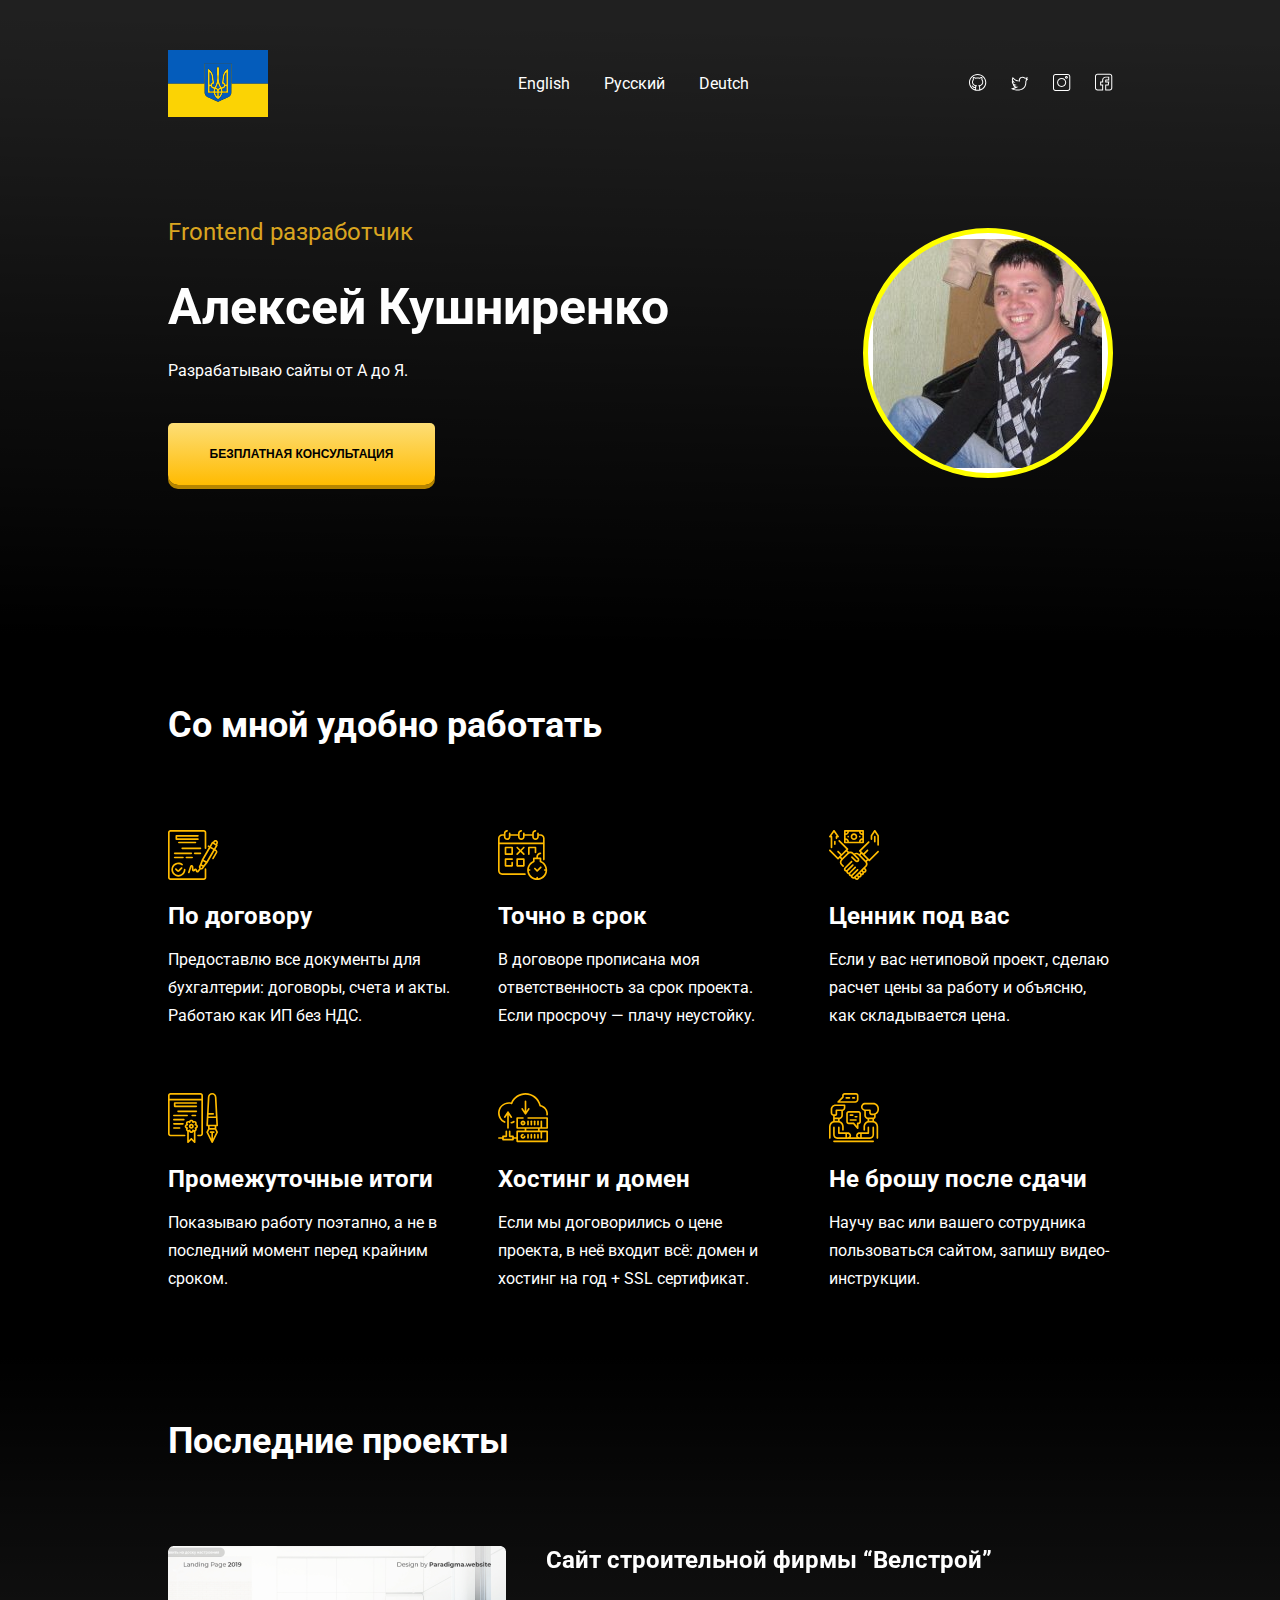
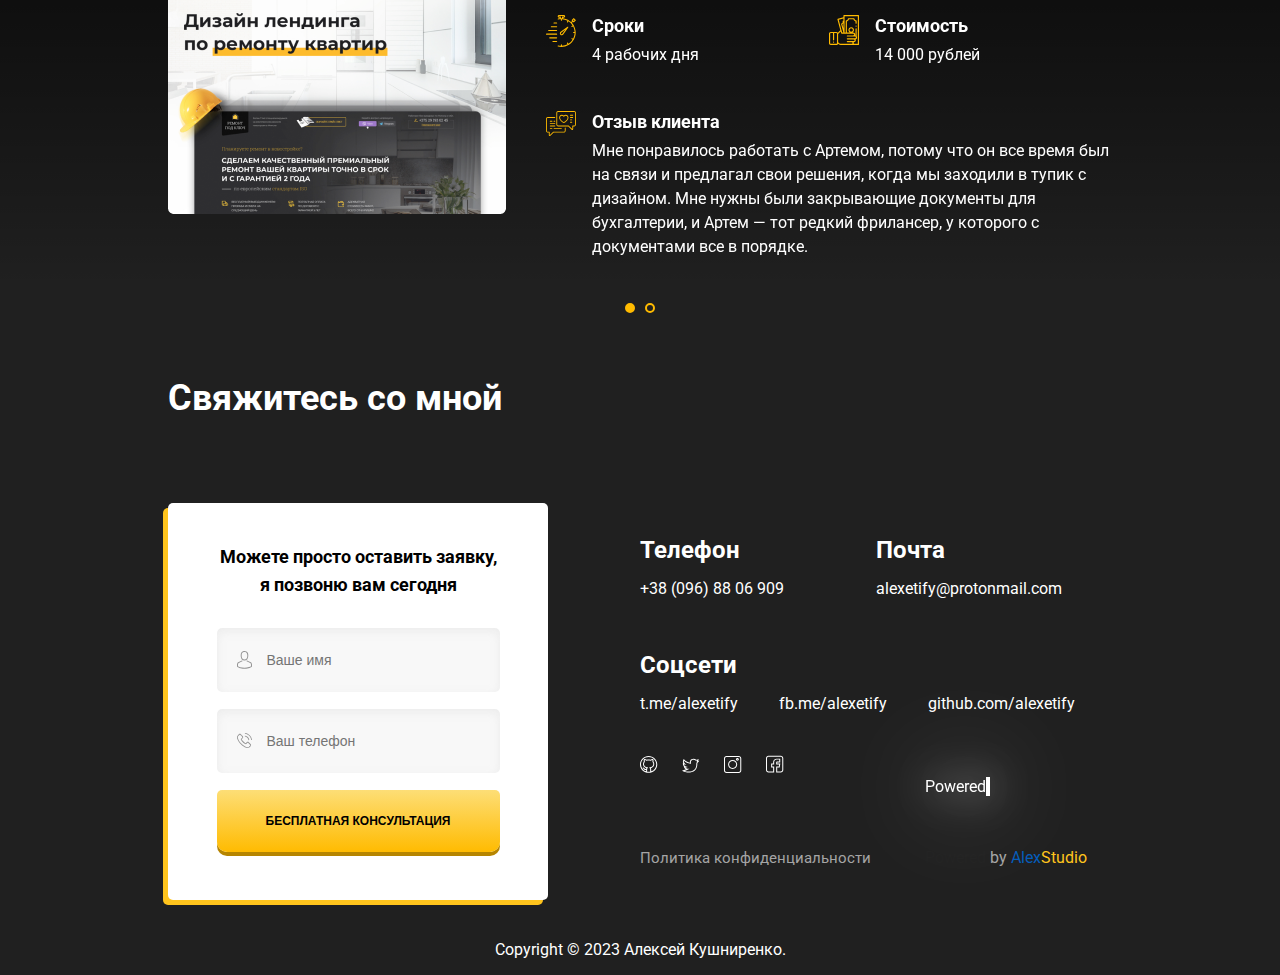
<file: index.html>
<!DOCTYPE html>
<html lang="ru">
<head>
    <meta charset="UTF-8">
    <meta http-equiv="X-UA-Compatible" content="IE=edge">
    <meta name="viewport" content="width=device-width, initial-scale=1.0">
    <title>Алексей Кушниренко-веб-разработчик.</title>
    <link rel="preconnect" href="https://fonts.googleapis.com">
<link rel="preconnect" href="https://fonts.gstatic.com" crossorigin>
<link href="https://fonts.googleapis.com/css2?family=Roboto:400,700&display=swap&subset=cyrillic" rel="stylesheet">
<link rel="stylesheet" href="css/animate.min.css"> 
<link rel="stylesheet" href="css/swiper-bundle.min.css"> 
<link rel="stylesheet" href="css/style.css">
</head>
<body>
    <header class="mastep">
        <div class="container">
            <div class="mastep-header">
                <img src="img/ukrflag.svg" alt="flag" class="logo">
                <div class="switcher">
                    <a href="./enversion.html">English</a>
                    <a href="./index.html">Русский</a>
                    <a href="./dutchversion.html">Deutch</a>
                </div>
                <!-- /.switcher -->
                <div class="social-links">
                    <a href="https://github.com/Alexetify" class="social-link"><img src="img/social/github.svg" alt="github"></a>
                    <a href="https://twitter.com/Alexetify" class="social-link"><img src="img/social/twitter.svg" alt="twitter"></a>
                    <a href="https://www.instagram.com/alexei_kushnirenko/" class="social-link"><img src="img/social/instagram.svg" alt="instagram"></a>
                    <a href="https://www.facebook.com/akusnirenko/" class="social-link"><img src="img/social/facebook.svg" alt="facebook"></a>
                </div>
                <!-- /.social-links -->
            </div>
            <!-- /.mastep-header -->
            <div class="mastep-content">
                <div class="mastep-text">
                    <span class="mastep-subtitle">Frontend разработчик</span>
                    <h1 class="mastep-title wow fadeInLeft">Алексей Кушниренко</h1>
                    <p class="mastep-description">Разрабатываю сайты от А до Я.</p>
                    <button class="button mastep-button">Безплатная консультация</button>
                </div>
                <!-- /.mastep-text -->
                <div class="mastep-avatar">
                    
                </div>
                <!-- /.mastep-avatar -->
            </div>
            <!-- /.mastep-container -->
        </div>
    </header>

    <main>
        <section class="features section">
            <div class="container">
                <h2 class="section-title">Со мной удобно работать</h2>
                <div class="features-block">
                    <div class="features-item">
                        <img src="img/features/offer-img.svg" alt="По договору" class="features-image">
                        <h3 class="features-title">По договору</h3>
                        <!-- /.features-title -->
                        <p class="features-text">Предоставлю все документы для бухгалтерии: договоры, счета и акты. Работаю как ИП без НДС.</p>
                        <!-- /.features text -->
                    </div>
                    <!-- /.features-item -->
                    <div class="features-item">
                        <img src="img/features/deadline-img.svg" alt="Точно в срок" class="features-image">
                        <h3 class="features-title">Точно в срок</h3>
                        <!-- /.features-title -->
                        <p class="features-text">В договоре прописана моя  ответственность за срок проекта. Если просрочу — плачу неустойку. </p>
                        <!-- /.features text -->
                    </div>
                    <!-- /.features-item -->
                    <div class="features-item">
                        <img src="img/features/agreement-img.svg" alt="Ценник под вас" class="features-image">
                        <h3 class="features-title">Ценник под вас</h3>
                        <!-- /.features-title -->
                        <p class="features-text">Если у вас нетиповой проект, сделаю расчет цены за работу и объясню, как складывается цена.</p>
                        <!-- /.features text -->
                    </div>
                    <!-- /.features-item -->
                    <div class="features-item">
                        <img src="img/features/steps-img.svg" alt="Премежуточные итоги" class="features-image">
                        <h3 class="features-title">Промежуточные итоги</h3>
                        <!-- /.features-title -->
                        <p class="features-text">Показываю работу поэтапно, а не в последний момент перед крайним сроком. </p>
                        <!-- /.features text -->
                    </div>
                    <!-- /.features-item -->
                    <div class="features-item">
                        <img src="img/features/storage-img.svg" alt="Хостинг и домен " class="features-image">
                        <h3 class="features-title">Хостинг и домен</h3>
                        <!-- /.features-title -->
                        <p class="features-text">Если мы договорились о цене проекта, в неё входит всё: домен и хостинг на год + SSL сертификат.</p>
                        <!-- /.features text -->
                    </div>
                    <!-- /.features-item -->
                    <div class="features-item">
                        <img src="img/features/conversation-img.svg" alt="Не брошу после сдачи" class="features-image">
                        <h3 class="features-title">Не брошу после сдачи</h3>
                        <!-- /.features-title -->
                        <p class="features-text">Научу вас или вашего сотрудника пользоваться сайтом, запишу видео-инструкции.</p>
                        <!-- /.features text -->
                    </div>
                    <!-- /.features-item -->
                </div>
            </div>
            <!-- /.container -->
        </section>
        <!-- /.features -->
        <section class="section projects">
            <div class="container">
                <h2 class="section-title">Последние проекты</h2>
                <!-- Slider main container -->
                <div class="swiper projects-slider">
                    <!-- Additional required wrapper -->
                    <div class="swiper-wrapper">
                    <!-- Slides -->
                    <div class="swiper-slide projects-slide">
                        <img src="img/projects/project-img.png" alt="Сайт строительной фирмы “Велстрой”" class="project-image">
                        <div class="project-text">
                            <h3 class="project-title">Сайт строительной фирмы “Велстрой”</h3>
                            <div class="project-time">
                                <img src="img/projects/time-icon.svg" alt="Срок" class="project-icon">
                                <div class="project-description">
                                    <h4 class="project-subtitle">Сроки</h4>
                                    <p class="project-paragraph">4 рабочих дня</p>
                                </div>
                            </div>
                            <!-- /.project-time -->
                            <div class="project-cost">
                                <img src="img/projects/cost-icon.svg" alt="Цена" class="project-icon">
                                <div class="project-description">
                                    <h4 class="project-subtitle">Стоимость</h4>
                                    <p class="project-paragraph">14 000 рублей </p>
                                </div>
                            </div>
                            <!-- /.project-cost -->
                            <div class="project-feedback">
                                <img src="img/projects/feedback-icon.svg" alt="Отзыв" class="project-icon">
                                <div class="project-description">
                                    <h4 class="project-subtitle">Отзыв клиента</h4>
                                    <p class="project-paragraph">Мне понравилось работать с Артемом, потому что он все время был на связи и предлагал свои решения, когда мы заходили в тупик с дизайном. Мне нужны были закрывающие документы для бухгалтерии, и Артем — тот редкий фрилансер, у которого с документами все в порядке.</p>
                                </div>
                            </div>
                            <!-- /.project-feedback -->
                     </div>
                    </div>
                    <div class="swiper-slide projects-slide">
                        <img src="img/projects/project-img.png" alt="Сайт строительной фирмы “Яблонец”" class="project-image">
                        <div class="project-text">
                            <h3 class="project-title">Сайт строительной фирмы “Яблонецстрой”</h3>
                            <div class="project-time">
                                <img src="img/projects/time-icon.svg" alt="Срок" class="project-icon">
                                <div class="project-description">
                                    <h4 class="project-subtitle">Сроки</h4>
                                    <p class="project-paragraph">4 рабочих дня</p>
                                </div>
                            </div>
                            <!-- /.project-time -->
                            <div class="project-cost">
                                <img src="img/projects/cost-icon.svg" alt="Цена" class="project-icon">
                                <div class="project-description">
                                    <h4 class="project-subtitle">Стоимость</h4>
                                    <p class="project-paragraph">14 000 рублей</p>
                                </div>
                            </div>
                            <!-- /.project-cost -->
                            <div class="project-feedback">
                                <img src="img/projects/feedback-icon.svg" alt="Отзыв" class="project-icon">
                                <div class="project-description">
                                    <h4 class="project-subtitle">Отзыв клиента</h4>
                                    <p class="project-paragraph">Мне понравилось работать с Артемом, потому что он все время был на связи и предлагал свои решения, когда мы заходили в тупик с дизайном. Мне нужны были закрывающие документы для бухгалтерии, и Артем — тот редкий фрилансер, у которого с документами все в порядке</p>
                                </div>
                            </div>
                            <!-- /.project-feedback -->
                     </div>
                    </div>
                    
                    </div>
                    <!-- If we need pagination -->
                    <div class="projects-pagination"></div>
                </div>
        </section>
        <!-- /.section projects -->
    </main>
    <footer class="section">
        <div class="container">
            <h2 class="section-title">Свяжитесь со мной</h2>
            <div class="contacts-block">
                <form action="#" class="contacts-form">
                    <h4 class="form-title">Можете просто оставить заявку, я позвоню вам сегодня</h4>
                    <input type="text" class="input input-name" placeholder="Ваше имя">
                    <input type="text" class="input input-phone" placeholder="Ваш телефон">
                    <button class="button form-button">Бесплатная консультация</button>
                </form>
                <div class="contacts-text">
                    <div class="contacts-data">
                        <div class="contacts-phone">
                            <h4 class="contacts-title">Телефон</h4>
                            <a href="tel:+380968806909"  class="contacts-link">+38 (096) 88 06 909</a>
                        </div>
                        <!-- /.contacts-phone -->
                        <div class="contacts-mail">
                            <h4 class="contacts-title">Почта</h4>
                            <a href="mailto:alexetify@protonmail.com" class="contacts-link">alexetify@protonmail.com</a>
                        </div>
                        <!-- /.contacts-mail -->
                        <div class="contacts-social">
                            <h4 class="contacts-title">Соцсети</h4>
                            <a href="#" class="contacts-link">t.me/alexetify</a>
                            <a href="#" class="contacts-link">fb.me/alexetify</a>
                            <a href="#" class="contacts-link">github.com/alexetify</a>
                        </div>
                        <!-- /.contacts-social -->
                    </div>
                    <!-- /.contacts-data -->
                    <div class="social-links">
                        <a href="https://github.com/Alexetify" class="social-link"><img src="img/social/github.svg" alt="github"></a>
                        <a href="https://twitter.com/Alexetify" class="social-link"><img src="img/social/twitter.svg" alt="twitter"></a>
                        <a href="https://www.instagram.com/alexei_kushnirenko/" class="social-link"><img src="img/social/instagram.svg" alt="instagram"></a>
                        <a href="https://www.facebook.com/akusnirenko/" class="social-link"><img src="img/social/facebook.svg" alt="facebook"></a>
                    </div>
                    <!-- /.social-links -->
                    <a href="#" class="contacts-policy">Политика конфиденциальности</a>
                    <a href="./portfolio.html" class="alexstudio"><span class="power" data-text="Powered">Powered </span>by <span class="alex">Alex</span><span class="studio">Studio</span></a>
                    <!-- /.contacts-policy -->
                    
                </div>
                <!-- /.contacts-text -->
            </div>
            <!-- /.contacts-block -->
            <p class="copyright"> Copyright &copy; 2023 Алексей Кушниренко.</p>
        </div>
    </footer>

    <script src="js/wow.min.js"></script>
    <script src="js/swiper-bundle.min.js"></script>
    <script src="js/main.js"></script>
</body>
</html>
</file>
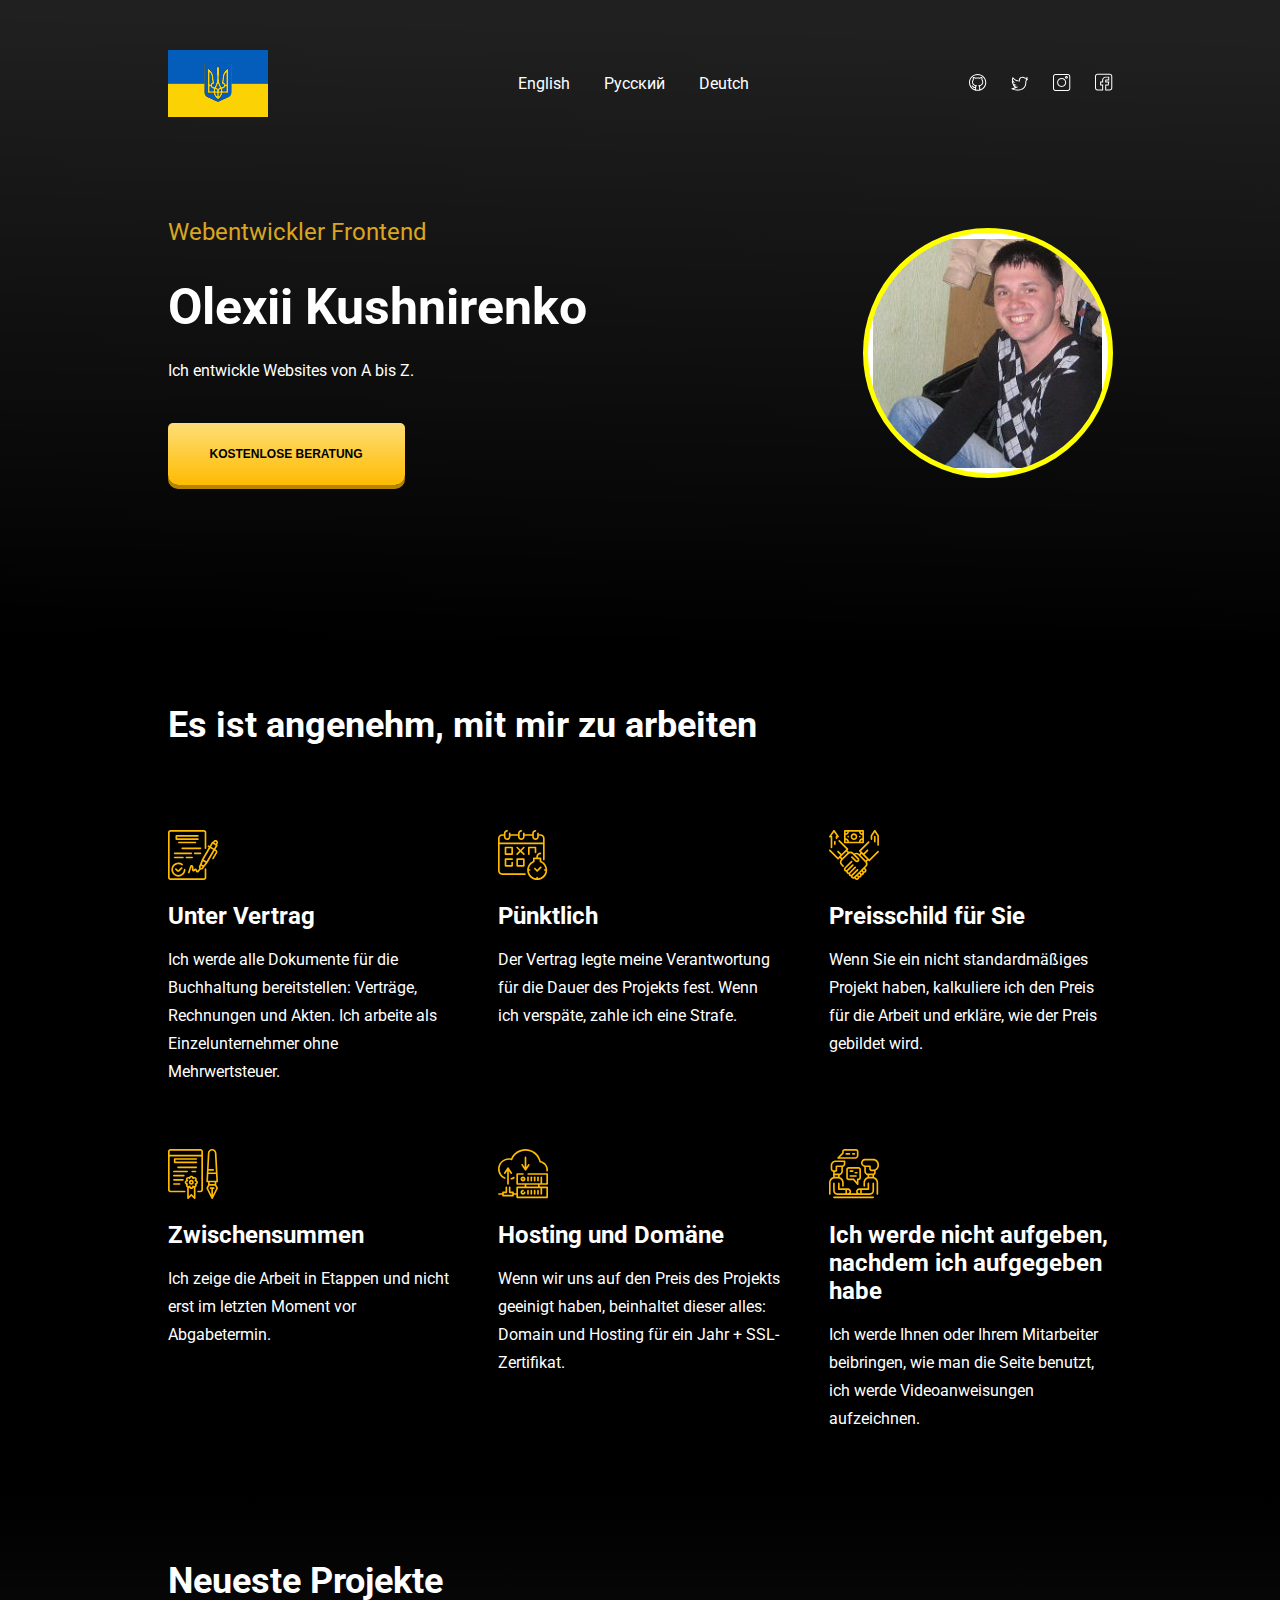
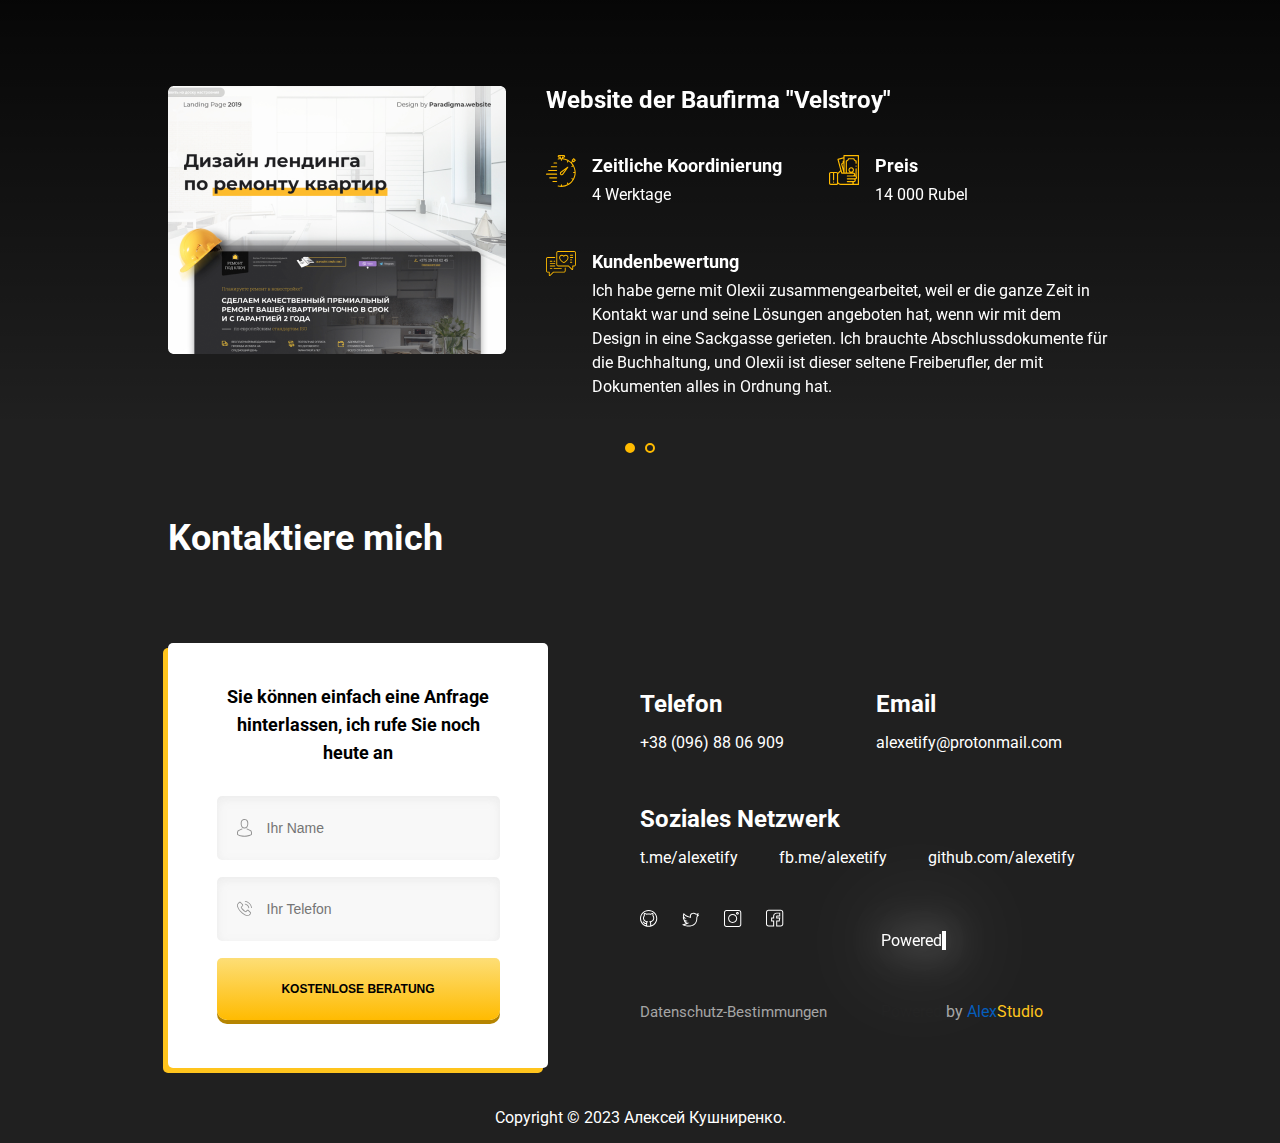
<file: dutchversion.html>
<!DOCTYPE html>
<html lang="ru">
<head>
    <meta charset="UTF-8">
    <meta http-equiv="X-UA-Compatible" content="IE=edge">
    <meta name="viewport" content="width=device-width, initial-scale=1.0">
    <title>Алексей Кушниренко-веб-разработчик.</title>
    <link rel="preconnect" href="https://fonts.googleapis.com">
<link rel="preconnect" href="https://fonts.gstatic.com" crossorigin>
<link href="https://fonts.googleapis.com/css2?family=Roboto:400,700&display=swap&subset=cyrillic" rel="stylesheet">
<link rel="stylesheet" href="css/animate.min.css"> 
<link rel="stylesheet" href="css/swiper-bundle.min.css"> 
<link rel="stylesheet" href="css/style.css">
</head>
<body>
    <header class="mastep">
        <div class="container">
            <div class="mastep-header">
                <img src="img/ukrflag.svg" alt="flag" class="logo">
                <div class="switcher">
                    <a href="./enversion.html">English</a>
                    <a href="./index.html">Русский</a>
                    <a href="./dutchversion.html">Deutch</a>
                </div>
                <!-- /.switcher -->
                <div class="social-links">
                    <a href="https://github.com/Alexetify" class="social-link"><img src="img/social/github.svg" alt="github"></a>
                    <a href="https://twitter.com/Alexetify" class="social-link"><img src="img/social/twitter.svg" alt="twitter"></a>
                    <a href="https://www.instagram.com/alexei_kushnirenko/" class="social-link"><img src="img/social/instagram.svg" alt="instagram"></a>
                    <a href="https://www.facebook.com/akusnirenko/" class="social-link"><img src="img/social/facebook.svg" alt="facebook"></a>
                </div>
                <!-- /.social-links -->
            </div>
            <!-- /.mastep-header -->
            <div class="mastep-content">
                <div class="mastep-text">
                    <span class="mastep-subtitle">Webentwickler Frontend</span>
                    <h1 class="mastep-title wow fadeInLeft">Olexii Kushnirenko</h1>
                    <p class="mastep-description">Ich entwickle Websites von A bis Z.</p>
                    <button class="button mastep-button">Kostenlose Beratung</button>
                </div>
                <!-- /.mastep-text -->
                <div class="mastep-avatar">
                    
                </div>
                <!-- /.mastep-avatar -->
            </div>
            <!-- /.mastep-container -->
        </div>
    </header>

    <main>
        <section class="features section">
            <div class="container">
                <h2 class="section-title">Es ist angenehm, mit mir zu arbeiten</h2>
                <div class="features-block">
                    <div class="features-item">
                        <img src="img/features/offer-img.svg" alt="По договору" class="features-image">
                        <h3 class="features-title">Unter Vertrag</h3>
                        <!-- /.features-title -->
                        <p class="features-text">Ich werde alle Dokumente für die Buchhaltung bereitstellen: Verträge, Rechnungen und Akten. Ich arbeite als Einzelunternehmer ohne Mehrwertsteuer.</p>
                        <!-- /.features text -->
                    </div>
                    <!-- /.features-item -->
                    <div class="features-item">
                        <img src="img/features/deadline-img.svg" alt="Точно в срок" class="features-image">
                        <h3 class="features-title">Pünktlich</h3>
                        <!-- /.features-title -->
                        <p class="features-text">Der Vertrag legte meine Verantwortung für die Dauer des Projekts fest. Wenn ich verspäte, zahle ich eine Strafe.</p>
                        <!-- /.features text -->
                    </div>
                    <!-- /.features-item -->
                    <div class="features-item">
                        <img src="img/features/agreement-img.svg" alt="Ценник под вас" class="features-image">
                        <h3 class="features-title">Preisschild für Sie</h3>
                        <!-- /.features-title -->
                        <p class="features-text">Wenn Sie ein nicht standardmäßiges Projekt haben, kalkuliere ich den Preis für die Arbeit und erkläre, wie der Preis gebildet wird.</p>
                        <!-- /.features text -->
                    </div>
                    <!-- /.features-item -->
                    <div class="features-item">
                        <img src="img/features/steps-img.svg" alt="Премежуточные итоги" class="features-image">
                        <h3 class="features-title">Zwischensummen</h3>
                        <!-- /.features-title -->
                        <p class="features-text">Ich zeige die Arbeit in Etappen und nicht erst im letzten Moment vor Abgabetermin.</p>
                        <!-- /.features text -->
                    </div>
                    <!-- /.features-item -->
                    <div class="features-item">
                        <img src="img/features/storage-img.svg" alt="Хостинг и домен " class="features-image">
                        <h3 class="features-title">Hosting und Domäne</h3>
                        <!-- /.features-title -->
                        <p class="features-text">Wenn wir uns auf den Preis des Projekts geeinigt haben, beinhaltet dieser alles: Domain und Hosting für ein Jahr + SSL-Zertifikat.</p>
                        <!-- /.features text -->
                    </div>
                    <!-- /.features-item -->
                    <div class="features-item">
                        <img src="img/features/conversation-img.svg" alt="Не брошу после сдачи" class="features-image">
                        <h3 class="features-title">Ich werde nicht aufgeben, nachdem ich aufgegeben habe</h3>
                        <!-- /.features-title -->
                        <p class="features-text">Ich werde Ihnen oder Ihrem Mitarbeiter beibringen, wie man die Seite benutzt, ich werde Videoanweisungen aufzeichnen.</p>
                        <!-- /.features text -->
                    </div>
                    <!-- /.features-item -->
                </div>
            </div>
            <!-- /.container -->
        </section>
        <!-- /.features -->
        <section class="section projects">
            <div class="container">
                <h2 class="section-title">Neueste Projekte</h2>
                <!-- Slider main container -->
                <div class="swiper projects-slider">
                    <!-- Additional required wrapper -->
                    <div class="swiper-wrapper">
                    <!-- Slides -->
                    <div class="swiper-slide projects-slide">
                        <img src="img/projects/project-img.png" alt="Сайт строительной фирмы “Велстрой”" class="project-image">
                        <div class="project-text">
                            <h3 class="project-title">Website der Baufirma "Velstroy"</h3>
                            <div class="project-time">
                                <img src="img/projects/time-icon.svg" alt="Срок" class="project-icon">
                                <div class="project-description">
                                    <h4 class="project-subtitle">Zeitliche Koordinierung</h4>
                                    <p class="project-paragraph">4 Werktage</p>
                                </div>
                            </div>
                            <!-- /.project-time -->
                            <div class="project-cost">
                                <img src="img/projects/cost-icon.svg" alt="Цена" class="project-icon">
                                <div class="project-description">
                                    <h4 class="project-subtitle">Preis</h4>
                                    <p class="project-paragraph">14 000 Rubel</p>
                                </div>
                            </div>
                            <!-- /.project-cost -->
                            <div class="project-feedback">
                                <img src="img/projects/feedback-icon.svg" alt="Отзыв" class="project-icon">
                                <div class="project-description">
                                    <h4 class="project-subtitle">Kundenbewertung</h4>
                                    <p class="project-paragraph">Ich habe gerne mit Olexii zusammengearbeitet, weil er die ganze Zeit in Kontakt war und seine Lösungen angeboten hat, wenn wir mit dem Design in eine Sackgasse gerieten. Ich brauchte Abschlussdokumente für die Buchhaltung, und Olexii ist dieser seltene Freiberufler, der mit Dokumenten alles in Ordnung hat.</p>
                                </div>
                            </div>
                            <!-- /.project-feedback -->
                     </div>
                    </div>
                    <div class="swiper-slide projects-slide">
                        <img src="img/projects/project-img.png" alt="Сайт строительной фирмы “Яблонец”" class="project-image">
                        <div class="project-text">
                            <h3 class="project-title">Website der Baufirma "Yablonetsstroy"</h3>
                            <div class="project-time">
                                <img src="img/projects/time-icon.svg" alt="Срок" class="project-icon">
                                <div class="project-description">
                                    <h4 class="project-subtitle">Zeitliche Koordinierung</h4>
                                    <p class="project-paragraph">4 Werktage</p>
                                </div>
                            </div>
                            <!-- /.project-time -->
                            <div class="project-cost">
                                <img src="img/projects/cost-icon.svg" alt="Цена" class="project-icon">
                                <div class="project-description">
                                    <h4 class="project-subtitle">Preis</h4>
                                    <p class="project-paragraph">14 000 Rubel</p>
                                </div>
                            </div>
                            <!-- /.project-cost -->
                            <div class="project-feedback">
                                <img src="img/projects/feedback-icon.svg" alt="Отзыв" class="project-icon">
                                <div class="project-description">
                                    <h4 class="project-subtitle">Kundenbewertung</h4>
                                    <p class="project-paragraph">Ich habe gerne mit Olexii zusammengearbeitet, weil er die ganze Zeit in Kontakt war und seine Lösungen angeboten hat, wenn wir mit dem Design in eine Sackgasse gerieten. Ich brauchte Abschlussdokumente für die Buchhaltung, und Olexii ist dieser seltene Freiberufler, der mit Dokumenten alles in Ordnung hat.</p>
                                </div>
                            </div>
                            <!-- /.project-feedback -->
                     </div>
                    </div>
                    
                    </div>
                    <!-- If we need pagination -->
                    <div class="projects-pagination"></div>
                </div>
        </section>
        <!-- /.section projects -->
    </main>
    <footer class="section">
        <div class="container">
            <h2 class="section-title">Kontaktiere mich</h2>
            <div class="contacts-block">
                <form action="#" class="contacts-form">
                    <h4 class="form-title">Sie können einfach eine Anfrage hinterlassen, ich rufe Sie noch heute an</h4>
                    <input type="text" class="input input-name" placeholder="Ihr Name">
                    <input type="text" class="input input-phone" placeholder="Ihr Telefon">
                    <button class="button form-button">Kostenlose Beratung</button>
                </form>
                <div class="contacts-text">
                    <div class="contacts-data">
                        <div class="contacts-phone">
                            <h4 class="contacts-title">Telefon</h4>
                            <a href="tel:+380968806909"  class="contacts-link">+38 (096) 88 06 909</a>
                        </div>
                        <!-- /.contacts-phone -->
                        <div class="contacts-mail">
                            <h4 class="contacts-title">Email</h4>
                            <a href="mailto:alexetify@protonmail.com" class="contacts-link">alexetify@protonmail.com</a>
                        </div>
                        <!-- /.contacts-mail -->
                        <div class="contacts-social">
                            <h4 class="contacts-title">Soziales Netzwerk</h4>
                            <a href="#" class="contacts-link">t.me/alexetify</a>
                            <a href="#" class="contacts-link">fb.me/alexetify</a>
                            <a href="#" class="contacts-link">github.com/alexetify</a>
                        </div>
                        <!-- /.contacts-social -->
                    </div>
                    <!-- /.contacts-data -->
                    <div class="social-links">
                        <a href="https://github.com/Alexetify" class="sociaPoweredl-link"><img src="img/social/github.svg" alt="github"></a>
                        <a href="https://twitter.com/Alexetify" class="social-link"><img src="img/social/twitter.svg" alt="twitter"></a>
                        <a href="https://www.instagram.com/alexei_kushnirenko/" class="social-link"><img src="img/social/instagram.svg" alt="instagram"></a>
                        <a href="https://www.facebook.com/akusnirenko/" class="social-link"><img src="img/social/facebook.svg" alt="facebook"></a>
                    </div>
                    <!-- /.social-links -->
                    <a href="#" class="contacts-policy">Datenschutz-Bestimmungen</a>
                    <a href="./portfolio.html" class="alexstudio"><span class="power" data-text="Powered">Powered</span> by <span class="alex">Alex</span><span class="studio">Studio</span></a>
                    <!-- /.contacts-policy -->
                </div>
                <!-- /.contacts-text -->
            </div>
            <!-- /.contacts-block -->
            <p class="copyright"> Copyright &copy; 2023 Алексей Кушниренко.</p>
        </div>
    </footer>

    <script src="js/wow.min.js"></script>
    <script src="js/swiper-bundle.min.js"></script>
    <script src="js/main.js"></script>
</body>
</html>
</file>
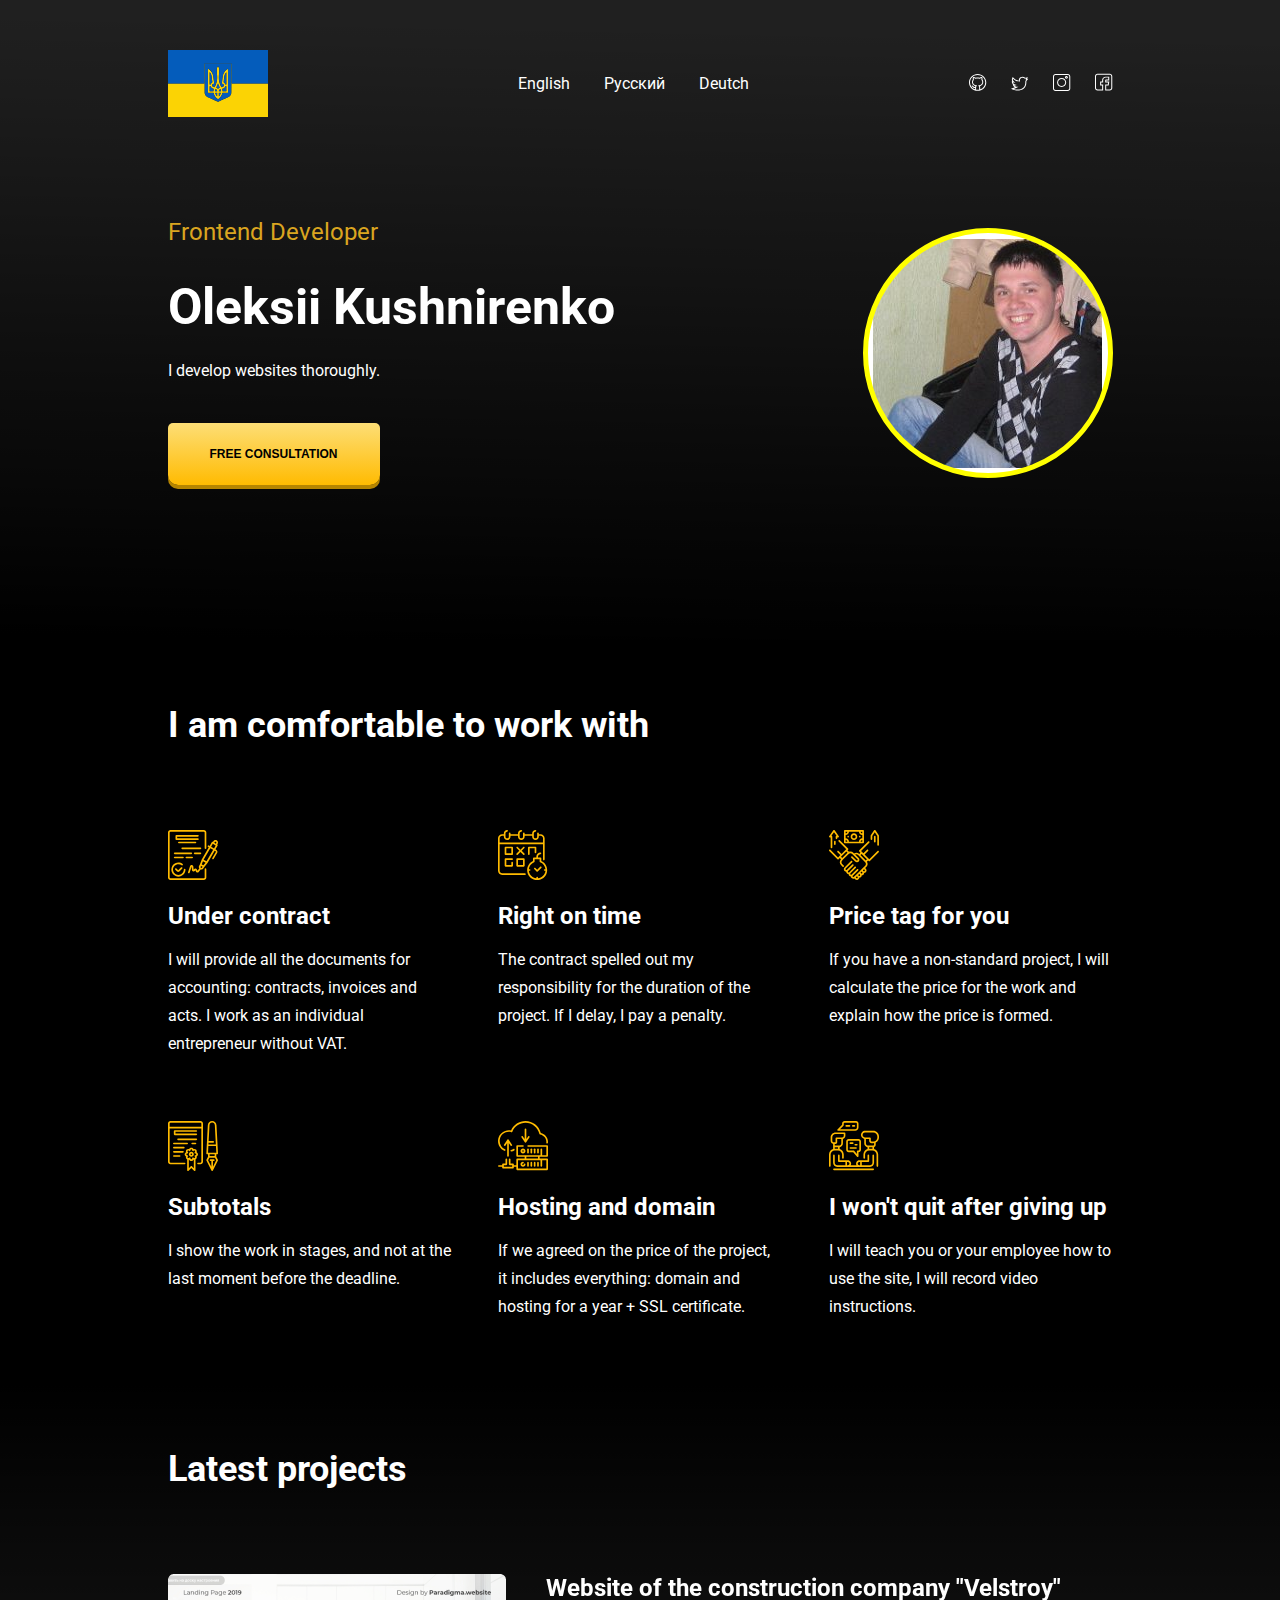
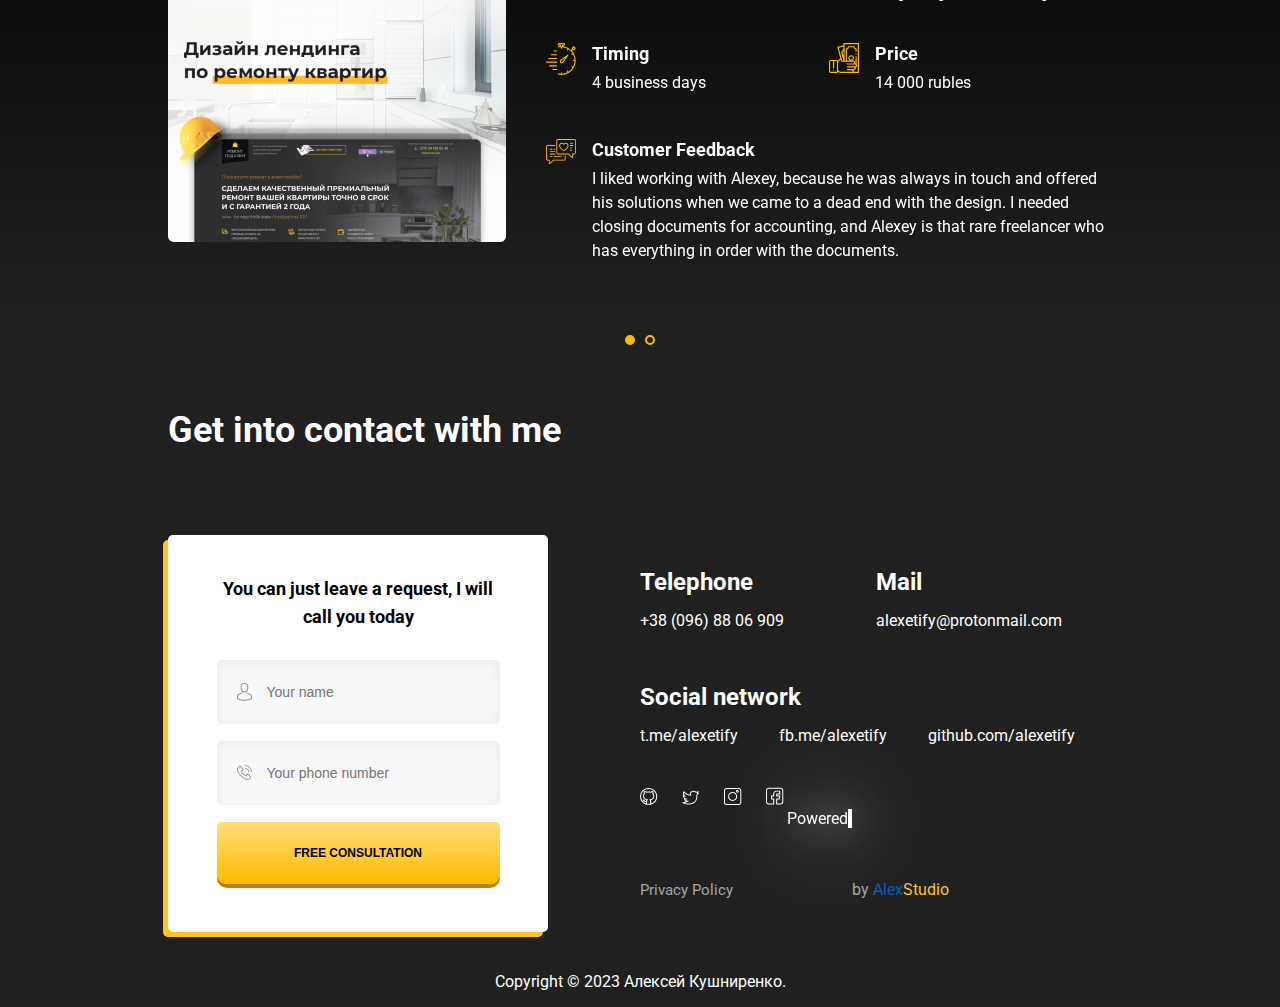
<file: enversion.html>
<!DOCTYPE html>
<html lang="ru">
<head>
    <meta charset="UTF-8">
    <meta http-equiv="X-UA-Compatible" content="IE=edge">
    <meta name="viewport" content="width=device-width, initial-scale=1.0">
    <title>Oleksii Kushnirenko-Web developer.</title>
    <link rel="preconnect" href="https://fonts.googleapis.com">
<link rel="preconnect" href="https://fonts.gstatic.com" crossorigin>
<link href="https://fonts.googleapis.com/css2?family=Roboto:400,700&display=swap&subset=cyrillic" rel="stylesheet">
<link rel="stylesheet" href="css/animate.min.css"> 
<link rel="stylesheet" href="css/swiper-bundle.min.css"> 
<link rel="stylesheet" href="css/style.css">
</head>
<body>
    <header class="mastep">
        <div class="container">
            <div class="mastep-header">
                <img src="img/ukrflag.svg" alt="flag" class="logo">
                <div class="switcher">
                    <a href="./enversion.html">English</a>
                    <a href="./index.html">Русский</a>
                    <a href="./dutchversion.html">Deutch</a>
                </div>
                <div class="social-links">
                    <a href="https://github.com/Alexetify" class="social-link"><img src="img/social/github.svg" alt="github"></a>
                    <a href="https://twitter.com/Alexetify" class="social-link"><img src="img/social/twitter.svg" alt="twitter"></a>
                    <a href="https://www.instagram.com/alexei_kushnirenko/" class="social-link"><img src="img/social/instagram.svg" alt="instagram"></a>
                    <a href="https://www.facebook.com/akusnirenko/" class="social-link"><img src="img/social/facebook.svg" alt="facebook"></a>
                </div>
                <!-- /.social-links -->
            </div>
            <!-- /.mastep-header -->
            <div class="mastep-content">
                <div class="mastep-text">
                    <span class="mastep-subtitle">Frontend Developer</span>
                    <h1 class="mastep-title wow fadeInLeft">Oleksii Kushnirenko</h1>
                    <p class="mastep-description">I develop websites thoroughly.</p>
                    <button class="button mastep-button">Free consultation</button>
                </div>
                <!-- /.mastep-text -->
                <div class="mastep-avatar">
                    
                </div>
                <!-- /.mastep-avatar -->
            </div>
            <!-- /.mastep-container -->
        </div>
    </header>

    <main>
        <section class="features section">
            <div class="container">
                <h2 class="section-title">I am comfortable to work with</h2>
                <div class="features-block">
                    <div class="features-item">
                        <img src="img/features/offer-img.svg" alt="По договору" class="features-image">
                        <h3 class="features-title">Under contract</h3>
                        <!-- /.features-title -->
                        <p class="features-text">I will provide all the documents for accounting: contracts, invoices and acts. I work as an individual entrepreneur without VAT.</p>
                        <!-- /.features text -->
                    </div>
                    <!-- /.features-item -->
                    <div class="features-item">
                        <img src="img/features/deadline-img.svg" alt="Точно в срок" class="features-image">
                        <h3 class="features-title">Right on time</h3>
                        <!-- /.features-title -->
                        <p class="features-text">The contract spelled out my responsibility for the duration of the project. If I delay, I pay a penalty.</p>
                        <!-- /.features text -->
                    </div>
                    <!-- /.features-item -->
                    <div class="features-item">
                        <img src="img/features/agreement-img.svg" alt="Ценник под вас" class="features-image">
                        <h3 class="features-title">Price tag for you</h3>
                        <!-- /.features-title -->
                        <p class="features-text">If you have a non-standard project, I will calculate the price for the work and explain how the price is formed.</p>
                        <!-- /.features text -->
                    </div>
                    <!-- /.features-item -->
                    <div class="features-item">
                        <img src="img/features/steps-img.svg" alt="Премежуточные итоги" class="features-image">
                        <h3 class="features-title">Subtotals</h3>
                        <!-- /.features-title -->
                        <p class="features-text">I show the work in stages, and not at the last moment before the deadline.</p>
                        <!-- /.features text -->
                    </div>
                    <!-- /.features-item -->
                    <div class="features-item">
                        <img src="img/features/storage-img.svg" alt="Хостинг и домен " class="features-image">
                        <h3 class="features-title">Hosting and domain</h3>
                        <!-- /.features-title -->
                        <p class="features-text">If we agreed on the price of the project, it includes everything: domain and hosting for a year + SSL certificate.</p>
                        <!-- /.features text -->
                    </div>
                    <!-- /.features-item -->
                    <div class="features-item">
                        <img src="img/features/conversation-img.svg" alt="Не брошу после сдачи" class="features-image">
                        <h3 class="features-title">I won't quit after giving up</h3>
                        <!-- /.features-title -->
                        <p class="features-text">I will teach you or your employee how to use the site, I will record video instructions.</p>
                        <!-- /.features text -->
                    </div>
                    <!-- /.features-item -->
                </div>
            </div>
            <!-- /.container -->
        </section>
        <!-- /.features -->
        <section class="section projects">
            <div class="container">
                <h2 class="section-title">Latest projects</h2>
                <!-- Slider main container -->
                <div class="swiper projects-slider">
                    <!-- Additional required wrapper -->
                    <div class="swiper-wrapper">
                    <!-- Slides -->
                    <div class="swiper-slide projects-slide">
                        <img src="img/projects/project-img.png" alt="Сайт строительной фирмы “Велстрой”" class="project-image">
                        <div class="project-text">
                            <h3 class="project-title">Website of the construction company "Velstroy"</h3>
                            <div class="project-time">
                                <img src="img/projects/time-icon.svg" alt="Срок" class="project-icon">
                                <div class="project-description">
                                    <h4 class="project-subtitle">Timing</h4>
                                    <p class="project-paragraph">4 business days</p>
                                </div>
                            </div>
                            <!-- /.project-time -->
                            <div class="project-cost">
                                <img src="img/projects/cost-icon.svg" alt="Цена" class="project-icon">
                                <div class="project-description">
                                    <h4 class="project-subtitle">Price</h4>
                                    <p class="project-paragraph">14 000 rubles </p>
                                </div>
                            </div>
                            <!-- /.project-cost -->
                            <div class="project-feedback">
                                <img src="img/projects/feedback-icon.svg" alt="Отзыв" class="project-icon">
                                <div class="project-description">
                                    <h4 class="project-subtitle">Customer Feedback</h4>
                                    <p class="project-paragraph">I liked working with Alexey, because he was always in touch and offered his solutions when we came to a dead end with the design. I needed closing documents for accounting, and Alexey is that rare freelancer who has everything in order with the documents.</p>
                                </div>
                            </div>
                            <!-- /.project-feedback -->
                     </div>
                    </div>
                    <div class="swiper-slide projects-slide">
                        <img src="img/projects/project-img.png" alt="Сайт строительной фирмы “Яблонец”" class="project-image">
                        <div class="project-text">
                            <h3 class="project-title">Website of the construction company "Jablonecstroy"</h3>
                            <div class="project-time">
                                <img src="img/projects/time-icon.svg" alt="Срок" class="project-icon">
                                <div class="project-description">
                                    <h4 class="project-subtitle">Timing</h4>
                                    <p class="project-paragraph">4 business days</p>
                                </div>
                            </div>
                            <!-- /.project-time -->
                            <div class="project-cost">
                                <img src="img/projects/cost-icon.svg" alt="Цена" class="project-icon">
                                <div class="project-description">
                                    <h4 class="project-subtitle">Price</h4>
                                    <p class="project-paragraph">14 000 rubles</p>
                                </div>
                            </div>
                            <!-- /.project-cost -->
                            <div class="project-feedback">
                                <img src="img/projects/feedback-icon.svg" alt="Отзыв" class="project-icon">
                                <div class="project-description">
                                    <h4 class="project-subtitle">Customer Feedback</h4>
                                    <p class="project-paragraph">I liked working with Alexey, because he was always in touch and offered his solutions when we came to a dead end with the design. I needed closing documents for accounting, and Alexey is that rare freelancer who has everything in order with the documents.</p>
                                </div>
                            </div>
                            <!-- /.project-feedback -->
                     </div>
                    </div>
                    
                    </div>
                    <!-- If we need pagination -->
                    <div class="projects-pagination"></div>
                </div>
        </section>
        <!-- /.section projects -->
    </main>
    <footer class="section">
        <div class="container">
            <h2 class="section-title">Get into contact with me</h2>
            <div class="contacts-block">
                <form action="#" class="contacts-form">
                    <h4 class="form-title">You can just leave a request, I will call you today</h4>
                    <input type="text" class="input input-name" placeholder="Your name">
                    <input type="text" class="input input-phone" placeholder="Your phone number">
                    <button class="button form-button">Free consultation</button>
                </form>
                <div class="contacts-text">
                    <div class="contacts-data">
                        <div class="contacts-phone">
                            <h4 class="contacts-title">Telephone</h4>
                            <a href="tel:+380968806909"  class="contacts-link">+38 (096) 88 06 909</a>
                        </div>
                        <!-- /.contacts-phone -->
                        <div class="contacts-mail">
                            <h4 class="contacts-title">Mail</h4>
                            <a href="mailto:alexetify@protonmail.com" class="contacts-link">alexetify@protonmail.com</a>
                        </div>
                        <!-- /.contacts-mail -->
                        <div class="contacts-social">
                            <h4 class="contacts-title">Social network</h4>
                            <a href="#" class="contacts-link">t.me/alexetify</a>
                            <a href="#" class="contacts-link">fb.me/alexetify</a>
                            <a href="#" class="contacts-link">github.com/alexetify</a>
                        </div>
                        <!-- /.contacts-social -->
                    </div>
                    <!-- /.contacts-data -->
                    <div class="social-links">
                        <a href="https://github.com/Alexetify" class="social-link"><img src="img/social/github.svg" alt="github"></a>
                        <a href="https://twitter.com/Alexetify" class="social-link"><img src="img/social/twitter.svg" alt="twitter"></a>
                        <a href="https://www.instagram.com/alexei_kushnirenko/" class="social-link"><img src="img/social/instagram.svg" alt="instagram"></a>
                        <a href="https://www.facebook.com/akusnirenko/" class="social-link"><img src="img/social/facebook.svg" alt="facebook"></a>
                    </div>
                    <!-- /.social-links -->
                    <a href="#" class="contacts-policy">Privacy Policy</a>
                    <a href="./portfolio.html" class="alexstudio"><span class="power" data-text="Powered">Powered</span> by <span class="alex">Alex</span><span class="studio">Studio</span></a>
                    <!-- /.contacts-policy -->
                </div>
                <!-- /.contacts-text -->
            </div>
            <!-- /.contacts-block -->
            <p class="copyright"> Copyright &copy; 2023 Алексей Кушниренко.</p>
        </div>
    </footer>

    <script src="js/wow.min.js"></script>
    <script src="js/swiper-bundle.min.js"></script>
    <script src="js/main.js"></script>
</body>
</html>
</file>
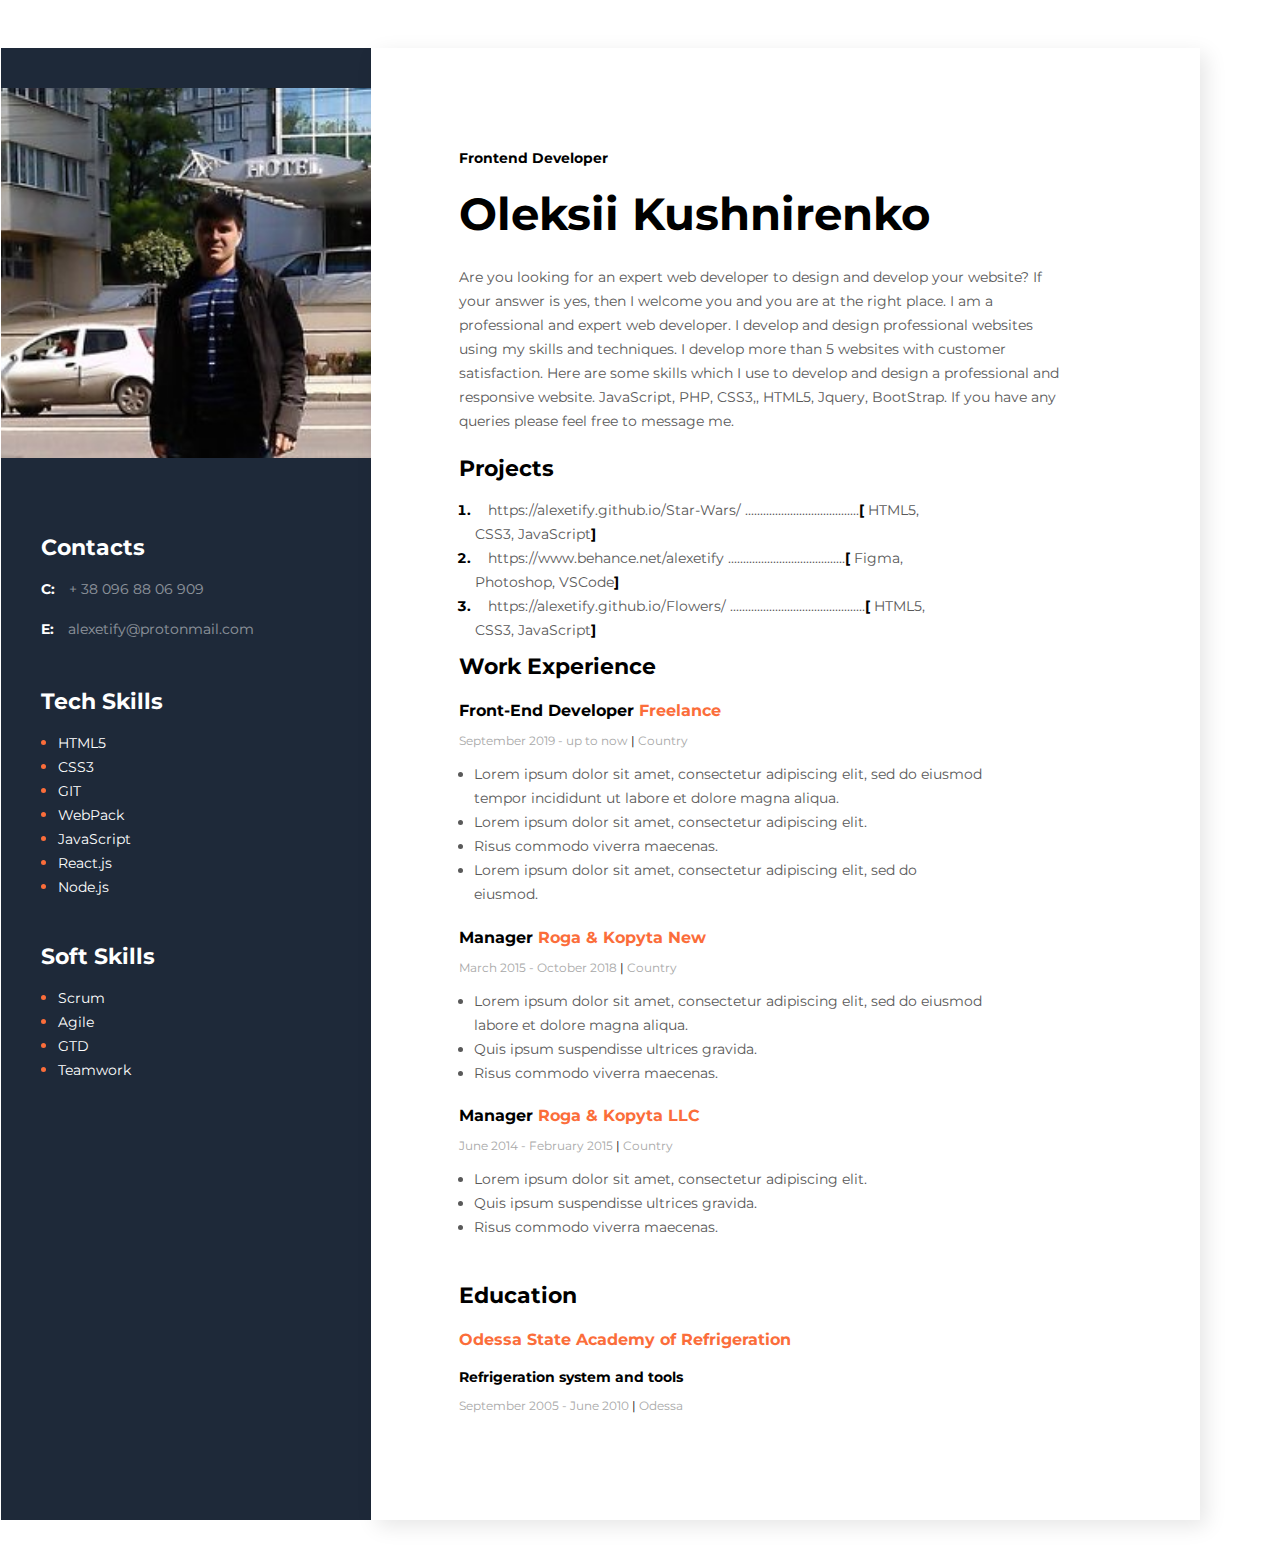
<file: portfolio.html>
<!DOCTYPE html>
<html lang="en">
<head>
    <meta charset="UTF-8">
    <meta http-equiv="X-UA-Compatible" content="IE=edge">
    <meta name="viewport" content="width=device-width, initial-scale=1.0">
    <link rel="preconnect" href="https://fonts.googleapis.com">
    <link rel="preconnect" href="https://fonts.gstatic.com" crossorigin>
    <link href="https://fonts.googleapis.com/css2?family=Montserrat:wght@400;700&display=swap" rel="stylesheet">
    <link rel="stylesheet" href="css/styles.css">
    <title>Resume</title>
</head>
<body>
    <!-- Main -->
    
    <div class="main">
        <!-- Main content -->
        <div class="main_content">
            <!-- About user -->
            <div class="about">
                <h2 class="about_position">Frontend Developer</h2>
                <a href="./index.html" class="home"><h1 class="about_name">Oleksii Kushnirenko</h1></a>
                <p class="about_text">Are you looking for an expert web developer to design and develop your website? 
                    If your answer is yes, then I welcome you and you are at the right place.
                    I am a professional and expert web developer. 
                    I develop and design professional websites using my skills and techniques. 
                    I develop more than 5 websites with customer satisfaction. 
                    Here are some skills which I use to develop and design a professional and responsive website.
                    JavaScript, PHP, CSS3,, HTML5, Jquery, BootStrap. 
                    If you have any queries please feel free to message me.
                    
                     </p>
            </div>
            <!-- Projects -->
            <div class="projects">
                <h3 class="projects_title">Projects</h3>
                <ol class="projects_list">
                    <li class="projects_item">
                        <span class="projects_text"><a href="https://alexetify.github.io/Star-Wars/" class="link">https://alexetify.github.io/Star-Wars/</a>
                            ......................................<span class="brackets">[</span> HTML5, CSS3, JavaScript<span class="brackets">]</span></span>
                    </li>
                    <li class="projects_item">
                        <span class="projects_text"><a href="https://www.behance.net/alexetify/" class="link">https://www.behance.net/alexetify</a>
                         .......................................<span class="brackets">[</span> Figma, Photoshop, VSCode<span class="brackets">]</span></span>
                    </li>
                    <li class="projects_item">
                        <span class="projects_text"><a href="https://alexetify.github.io/Flowers/" class="link">https://alexetify.github.io/Flowers/</a>
                        .............................................<span class="brackets">[</span> HTML5, CSS3, JavaScript<span class="brackets">]</span></span>
                    </li>
                </ol>
            </div>
            <!-- Work Experience -->
            <div class="work">
                <h3 class="title">Work Experience</h3>
                <!-- Company 1 -->
                <div class="company1">
                    <h4 class="work_position">Front-End Developer <span class="color_orange">Freelance </span></h4>
                    <p class="work_text">September 2019 - up to now   <span class="line">|</span>   Country</p>
                    <ul class="company1_description">
                        <li>Lorem ipsum dolor sit amet, consectetur adipiscing elit, sed do eiusmod tempor incididunt ut labore et dolore magna aliqua. </li>
                        <li>Lorem ipsum dolor sit amet, consectetur adipiscing elit.</li>
                        <li>Risus commodo viverra maecenas. </li>
                        <li>Lorem ipsum dolor sit amet, consectetur adipiscing elit, sed do eiusmod. </li>
                    </ul>

                </div>
                <!-- Company 2 -->
                <div class="company2"> 
                    <h4 class="work_position">Manager <span class="color_orange">Roga & Kopyta New</span></h4>
                    <p class="work_text">March 2015 - October 2018   <span class="line">|</span>   Country</p>
                    <ul class="company2_description">
                        <li>Lorem ipsum dolor sit amet, consectetur adipiscing elit, sed do eiusmod labore et dolore magna aliqua. </li>
                        <li>Quis ipsum suspendisse ultrices gravida.</li>
                        <li>Risus commodo viverra maecenas. </li>
                    </ul>

                </div>
                <!-- Company 3 -->
                <div class="company3">
                    <h4 class="work_position">Manager <span class="color_orange">Roga & Kopyta LLC</span> </h4>
                    <p class="work_text">June 2014 - February 2015   <span class="line">|</span>   Country</p>
                    <ul class="company3_description">
                        <li>Lorem ipsum dolor sit amet, consectetur adipiscing elit. </li>
                        <li>Quis ipsum suspendisse ultrices gravida.</li>
                        <li>Risus commodo viverra maecenas. </li>
                    </ul>

                </div>
                
        </div>
        <!-- Education -->
        <div class="education">
            <h3 class="title">Education</h3>
            <h4 class="education_text1">Odessa State Academy of Refrigeration</h4>
            <h4 class="education_text2">Refrigeration system and tools</h4>
            <p class="work_text">September 2005 - June 2010   <span class="line">|</span>   Odessa</p>
        </div>
        </div>
        <!-- Sidebar -->
        <aside class="sidebar">
            <img src="img/a-1.jpeg" alt="My photo" class="photo">
            <!-- Contacts -->
            
            <div class="contacts">
                <h3 class="sidebar_title">Contacts</h3>
                <p class="contacts_text">
                    <span class="contact_type"> C:</span>
                     <a href="tel:+380968806909" class="contact_link_tel">+ 38 096 88 06 909</a>
                </p>
                   <p>
                    <span class="contact_type"> E: </span>
                   <a href="mailto:alexetify@protonmail.com" class="contact_link">alexetify@protonmail.com</a>
                </p>
            </div>
            <!-- Tech Skills -->
            <div class="tech_skills">
                <h3 class="sidebar_title">Tech Skills</h3>
                <ul class="tech_skills_list">
                    <li class="tech_skills_item"><span class="tech_skills_text">HTML5</span></li>
                    <li class="tech_skills_item"><span class="tech_skills_text">CSS3</span></li>
                    <li class="tech_skills_item"><span class="tech_skills_text">GIT</span></li>
                    <li class="tech_skills_item"><span class="tech_skills_text">WebPack</span></li>
                    <li class="tech_skills_item"><span class="tech_skills_text">JavaScript</span></li>
                    <li class="tech_skills_item"><span class="tech_skills_text">React.js</span></li>
                    <li class="tech_skills_item"><span class="tech_skills_text">Node.js</span></li>
                </ul>
            </div>
            <!-- Soft Skills -->
            <div class="soft_skills">
                <h3 class="sidebar_title">Soft Skills</h3>
                <ul class="soft_skills_list">
                    <li class="soft_skills_item"><span class="soft_skills_text">Scrum</span></li>
                    <li class="soft_skills_item"><span class="soft_skills_text">Agile</span></li>
                    <li class="soft_skills_item"><span class="soft_skills_text">GTD</span></li>
                    <li class="soft_skills_item"><span class="soft_skills_text">Teamwork</span></li>
                </ul>
            </div>
        </aside>
    </div>
    
</body>
</html>
</file>
<file: css/style.css>
*{
    box-sizing: border-box;
}
img
{
    max-width: 100%;
}
body{
    background-color: #202020;
    margin: 0;
    font-family: 'Roboto', sans-serif;
    color: white;
}
.container{
    width: 90%;
    max-width: 945px;
    margin: auto;
}
.section{
    padding-top: 64px;
}
.section-title{
    margin: 0;
    margin-bottom: 84px;
    font-weight: 700;
    font-size: 36px;
    line-height: 42px;
}
.mastep{
    padding-top: 50px;
    background: linear-gradient(1.16deg, #000000 1.01%, rgba(0, 0, 0, 0) 94.55%);
    padding-bottom: 155px;
}
.mastep-header{
    display: flex;
    justify-content: space-between;
    align-items: center;
    margin-bottom: 105px;
}
.mastep-content{
    display: flex;
    justify-content: space-between;
    align-items: center;
}
.switcher a
{
    text-decoration: none;
    color: white;
    margin-left: 30px;
}
.switcher a:hover
{
    cursor: pointer;
    text-decoration: underline;
    color: #FFBB01;
}
.social-links:hover 
{
    color: #FFBB01;
}
.social-link{
    margin-left: 20px;
}
.social-link:first-child{
    margin-left: 0;
}
.mastep-subtitle{
    font-size: 24px;
    line-height: 20px;
    color: goldenrod;
    margin-bottom: 14px;
}
.mastep-title{
    font-weight: bold;
    font-size: 50px;
    line-height: 59px;
    margin-top: 0 px;
    margin-bottom: 20px;
}
.mastep-description{
    font-size: 16px;
    line-height: 28px;
    max-width: 420px;
    margin-bottom: 38px;
}
.button{
    background: linear-gradient(180deg, #FDDE76 0%, #FFBB01 100%);
    box-shadow: 0px 4px 0px #B68500;
    border: none;
    border-radius: 5px 5px 10px 10px;
    padding: 24px 42px;
    font-size: 12px;
    line-height: 14px;
    text-transform: uppercase;
    font-weight: bold;
}
.mastep-avatar{
    width: 250px;
    height: 250px;
    background-color: white;
    border-radius: 50%;
    background-image: url('../img/s.jpeg');
    background-repeat: no-repeat;
    background-position: center;
    border: 5px solid yellow;
}
/* features */
.features{
    background-color: #000000;
}
.features-block{
    display: flex;
    flex-wrap: wrap;
    justify-content: space-between;
}
.features-item{
    flex-basis: 30%;
    margin-bottom: 63px;
}
.features-image{
    display: block;
    margin-bottom: 22px;
}
.features-title{
    font-weight: bold;
    font-size: 24px;
    line-height: 28px;
    margin: 0;
    margin-bottom: 16px;
}
.features-text{
    font-weight: normal;
    font-size: 16px;
    line-height: 28px;
    margin: 0;
}
/* projects*/
.projects{
    background: linear-gradient(180deg, #000000 0%, rgba(0, 0, 0, 0) 95.44%);
    
}
.projects-slide{
    display: flex;
    align-items: flex-start;
    justify-content: space-between;
}
.project-text{
    flex-basis: 60%;
    display: flex;
    flex-wrap: wrap;
}
.project-title{
    flex-basis: 100%;
    font-size: 24px;
    line-height: 28px;
    margin: 0;
    margin-bottom: 41px;
}
.project-time, .project-cost{
    flex-basis: 50%;
    margin-bottom: 44px;
}
.project-time, .project-cost, .project-feedback{
    display: flex;
    align-items: flex-start;
}
.project-subtitle{
    margin: 0;
    margin-bottom: 7px;
    font-weight: bold;
    font-size: 18px;
    line-height: 21px;
}
.project-paragraph{
    margin: 0;
    font-weight: normal;
    font-size: 16px;
    line-height: 150%;
    }
.project-icon{
        margin-right: 16px;
    }
.projects-pagination{
        display: flex;
        align-items:center;
        justify-content: center;
        margin-top: 44px;
    }
.projects-bullet{
        width: 10px;
        height: 10px;
        border: 2px solid #FFBB01;
        border-radius: 50%;
        display: inline-block;
        margin-left: 5px;
        margin-right: 5px;
    }
.projects-bullet-active{
        background-color: #FFBB01;
    }
/*contacts*/
.contacts-form{
    background: #FFFFFF;
    box-shadow: -5px 5px 0px #FFC41D;
    border-radius: 5px;
    max-width: 380px;
    padding: 40px 48px 48px 49px;
}
.form-title{
    font-style: normal;
    font-weight: bold;
    font-size: 18px;
    line-height: 28px;
    text-align: center;
    color: #000000;
    margin: 0;
    margin-bottom: 29px;
}
.input{
    background: #F8F8F8;
    border: none;
    box-shadow: inset 0px 3px 10px rgba(199, 199, 199, 0.25);
    border-radius: 5px;
    padding: 18px 20px;
    padding-left: 50px;
    width: 100%;
    font-size: 14px;
    line-height: 28px;
}
.input-name{
    margin-bottom: 17px;
    background-image: url(../img/user-icon.svg);
    background-repeat: no-repeat;
    background-position: center left 20px;
}
.input-phone{
    margin-bottom: 17px;
    background-image: url(../img/phone-icon.svg);
    background-repeat: no-repeat;
    background-position: center left 20px;
}
.form-button{
    width: 100%;
}
.contacts-block{
    display: flex;
    align-items: center;
    justify-content: space-between;
    margin-bottom: 40px;
}
.contacts-text{
    flex-basis: 50%;
}
.contacts-data{
    display: flex;
    flex-wrap: wrap;
    margin-bottom: 42px;
}
.contacts-phone, .contacts-mail {
    flex-basis: 50%;
    margin-bottom: 53px;
}
.contacts-social{
    flex-basis: 100%;
}
.contacts-title{
    font-weight: bold;
    font-size: 24px;
    line-height: 28px;
    margin: 0;
    margin-bottom: 15px;
}
.contacts-link{
    text-decoration: none;
    color: inherit;
    margin-right: 37px;
}
.contacts-link:hover{
    text-decoration: underline;
    color: #FFBB01;
}
.contacts-policy{
    display: inline-block;
    font-weight: 400;
    font-size: 15px;
    line-height: 18px;
    text-decoration: none;
    color: #A5A5A5;
    margin-top: 72px;
    margin-right: 50px;
}
.contacts-policy:hover
{
    text-decoration: underline;
}
.alexstudio
{
    color: #A5A5A5;
    text-decoration: none;
}
.power
{
    position: relative;
    color: #222;
}
.power::before
{
    content:attr(data-text);
    position: absolute;
    color: #fff;
    overflow: hidden;
    white-space: nowrap;
    border-right: 4px solid #fff;
    animation: animate 8s linear infinite;
    filter: drop-shadow(0 0 20px #fff) drop-shadow(0 0 50px #fff);
}
@keyframes animate
{
    0%,10%,100%
    {
        width: 0;
    }
    70%,90%
    {
        width: 100%;
    }
}
.alexstudio > .alex
{
    color: #045CBB;
}
.alexstudio > .studio 
{
    color: #FFC41D;
}
.copyright
{
    text-align: center;
}
/* responsive*/
@media (max-width: 836px) {
    .mastep-content 
    {
        flex-direction: column;
    }
    .mastep-avatar
    {
        order: 0;
        margin-bottom: 17px;
    }
    .mastep-text
    {
        order: 1;
        text-align: center;
    }
    .mastep-description 
    {
       margin: auto;
       margin-bottom: 25px;
    }

    .features-item 
    {
        flex-basis: 45%;
    }
    .projects-slide
    {
        flex-direction: column;
    }
    .project-image
    {
        margin-bottom: 46px;
    }
    .contacts-block
    {
        align-items: flex-start;
        flex-direction: column;
    }
    .contacts-form
    {
        margin-bottom: 58px;
    }
    .contacts-link 
    {
        display: block;
    }
    
}
@media (max-width: 564px) 
{
    .mastep
    {
        padding-bottom: 75px;
    }
    .mastep-header
    {
        margin-bottom: 38px;
    }
    .social-link
    {
        margin-left: 5px;
    }
    .mastep-title
    {
        font-size: 24px;
        line-height: 1.2;
    }
    .mastep-subtitle
    {
        font-size: 16px;
        line-height: 1.6;
        margin-bottom: 5px;
    }
    .mastep-description
    {
        font-size: 14px;
        line-height: 1.4;
    }
    .section
    {
        padding-top: 60px 0;
    }
    .section-title
    {
        font-size: 19px;
        line-height: 1.15;
        margin-bottom: 60px;
    }
    .features-item
    {
        flex-basis: 100%;
        margin-bottom: 30px;
    }
    .features-title 
    {
        font-size: 18px;
        line-height: 1.5;
    }
    .features-text 
    {
        font-size: 14px;
        line-height: 2;
    }
    .project-title
    {
        font-style: 18px;
        line-height: 1.5;
    }
    .project-time, .project-cost, .project-feedback
    {
        flex-basis: 100%;
        margin-bottom: 30px;
    }
    .project-paragraph
    {
        font-size: 14px;
    }
    .contacts-form
    {
        padding: 40px 19px;
    }
    .form-title
    {
        font-size: 15px;
        line-height: 1.4;
    }
    .form-button
    {
        font-size: 10px;
    }
    .contacts-phone, .contacts-mail 
    {
        flex-basis: 100%;
        margin-bottom: 30px;
    }
    .contacts-title 
    {
        font-size: 18px;
        line-height: 1.2;
    }
    .contacts-link
    {
        font-size: 14px;
        line-height: 1.14;
        display: block;
        margin-bottom: 13px;
    }
}
</file>
<file: css/styles.css>
body
{
    
    font-family: 'Montserrat', sans-serif;
    color: #000000  ;
}
.main 
{
    display: flex;
    flex-direction: row-reverse;
    width: 1200px;
    
    margin: 0 auto;
}
.main_content
{
    background: white;
    box-shadow: 6px 6px 20px rgba(0, 0, 0, 0.1);
    margin-top: 40px;
    margin-bottom: 40px;
    margin-right: 40px;
    
}
p 
{
    color: #595959;
}
.home
{
    text-decoration-line: none;
}
.about_name 
{
    font-style: normal;
    font-weight: 700;
    font-size: 45px;
    line-height: 55px;
    color: black;
    margin-top: 19px;
    margin-bottom: 24px;
    margin-left: 88px;

}
.about_name:hover
{
    color: #FB6D3A;
    text-decoration: underline;
}
.about_position
{
    font-style: normal;
    font-weight: 700;
    font-size: 14px;
    line-height: 17px;
    margin-top: 102px;
    margin-bottom: 19px;
    margin-left: 88px;

}
.about_text
{
    
    width: 600px;
    font-style: normal;
    font-weight: 400;
    font-size: 14px;
    line-height: 24px;
    margin-left: 88px;
}

.projects
{
    width: 485px;
    height: 107px;
    left: 498px;
    top: 412px;
    margin-bottom: 91px;
    
}
.title
{
    font-style: normal;
    font-weight: 700;
    font-size: 22px;
    line-height: 27px;
    margin-bottom: 8px;
}
.projects_title
{
    font-style: normal;
    font-weight: 700;
    font-size: 22px;
    line-height: 27px;
    margin-bottom: 8px;
    margin-left: 88px;  
}
.projects_list
{
    padding: 0;
    margin-left: 104px;
    width: 485px;
    

}
.projects_item
{
    color: black;
    font-style: normal;
    font-weight: 700;
    font-size: 14px;
    line-height: 24px;
    
    
}

.projects_text, .link
{
    color: #595959;
    font-style: normal;
    font-weight: 400;
    font-size: 14px;
    line-height: 24px;
    text-decoration: none;
    
}
.link 
{
    margin-left: 13px;
}
.link:hover
{
    color: #FB6D3A;
    text-decoration: underline;
}
.brackets
{
    font-style: normal;
    font-weight: 700;
    font-size: 14px;
    line-height: 24px;
    color: #000000;
}
.work
{
    
    margin-left: 88px;
    margin-right: 217px;
}

.work_position
{
    font-style: normal;
    font-weight: 700;
    font-size: 16px;
    line-height: 20px;
    margin-bottom: 11px;
}
.work_text
{
    font-style: normal;
    font-weight: 400;
    font-size: 12px;
    line-height: 15px;
    color: #A8A8A8;
    margin-bottom: 8px;
}
.line
{
    
    color: #000000;

}
.company1
{
    margin-bottom: 16px;
}
.company2
{
    margin-bottom: 21px;
}
.company3
{
    margin-bottom: 43px;
}

.company1_description, .company2_description, .company3_description
{
    width: 509px;
    padding: 0;
    margin-left: 15px;
    color: #595959;
    font-style: normal;
    font-weight: 400;
    font-size: 14px;
    line-height: 24px;
}


.color_orange
{
    color: #FB6D3A;;
}
.education 
{
    margin-left: 88px;
    margin-bottom: 107px;
}

.education_text1
{
    font-style: normal;
    font-weight: 700;
    font-size: 16px;
    line-height: 20px;
    color: #FB6D3A;
    margin-bottom: 11px;
}
.education_text2
{
    font-style: normal;
    font-weight: 700;
    font-size: 14px;
    line-height: 17px;
    margin-bottom: 12px;
}
.sidebar
{
    background: #1E2939;
    margin-top:  40px;
    margin-left: 40px;
    margin-bottom: 40px;
    width: 370px;
}
.photo
{
    margin-top: 40px;
    width: 370px;
    margin-bottom: 50px;
}
.contacts, .tech_skills, .soft_skills
{
    margin-left: 40px;
}
.contacts
{
    margin-bottom: 47px;
}
.sidebar_title
{
    font-style: normal;
    font-weight: 700;
    font-size: 22px;
    line-height: 27px;
    color: white;
    margin-bottom: 10px;
    
}
.contact_type
{
    font-style: normal;
    font-weight: 700;
    font-size: 14px;
    line-height: 24px;
    color: #FFFFFF;
    margin-right: 10px;
}
.contact_link_tel
{
    text-decoration: none;
    font-style: normal;
    font-weight: 400;
    font-size: 14px;
    line-height: 24px;
    color: #FFFFFF;
    opacity: 0.5;
}
.contact_link_tel:hover
{
    color: #FB6D3A;
}
.contact_link
{
    font-style: normal;
    font-weight: 400;
    font-size: 14px;
    line-height: 24px;
    color: #FFFFFF;
    opacity: 0.5;
    text-decoration: none;
}
.contact_link:hover
{
    color: #FB6D3A;
    text-decoration: underline;
}
.tech_skills
{
    margin-bottom: 44px;
}
.tech_skills_list, .soft_skills_list
{
    color: white;
    padding: 0;
    margin-left: 17px;
}
.tech_skills_item, .soft_skills_item
{
    color: #FB6D3A;
}
.tech_skills_text, .soft_skills_text
{
    color: white;
    font-style: normal;
    font-weight: 400;
    font-size: 14px;
    line-height: 24px;
}
</file>
